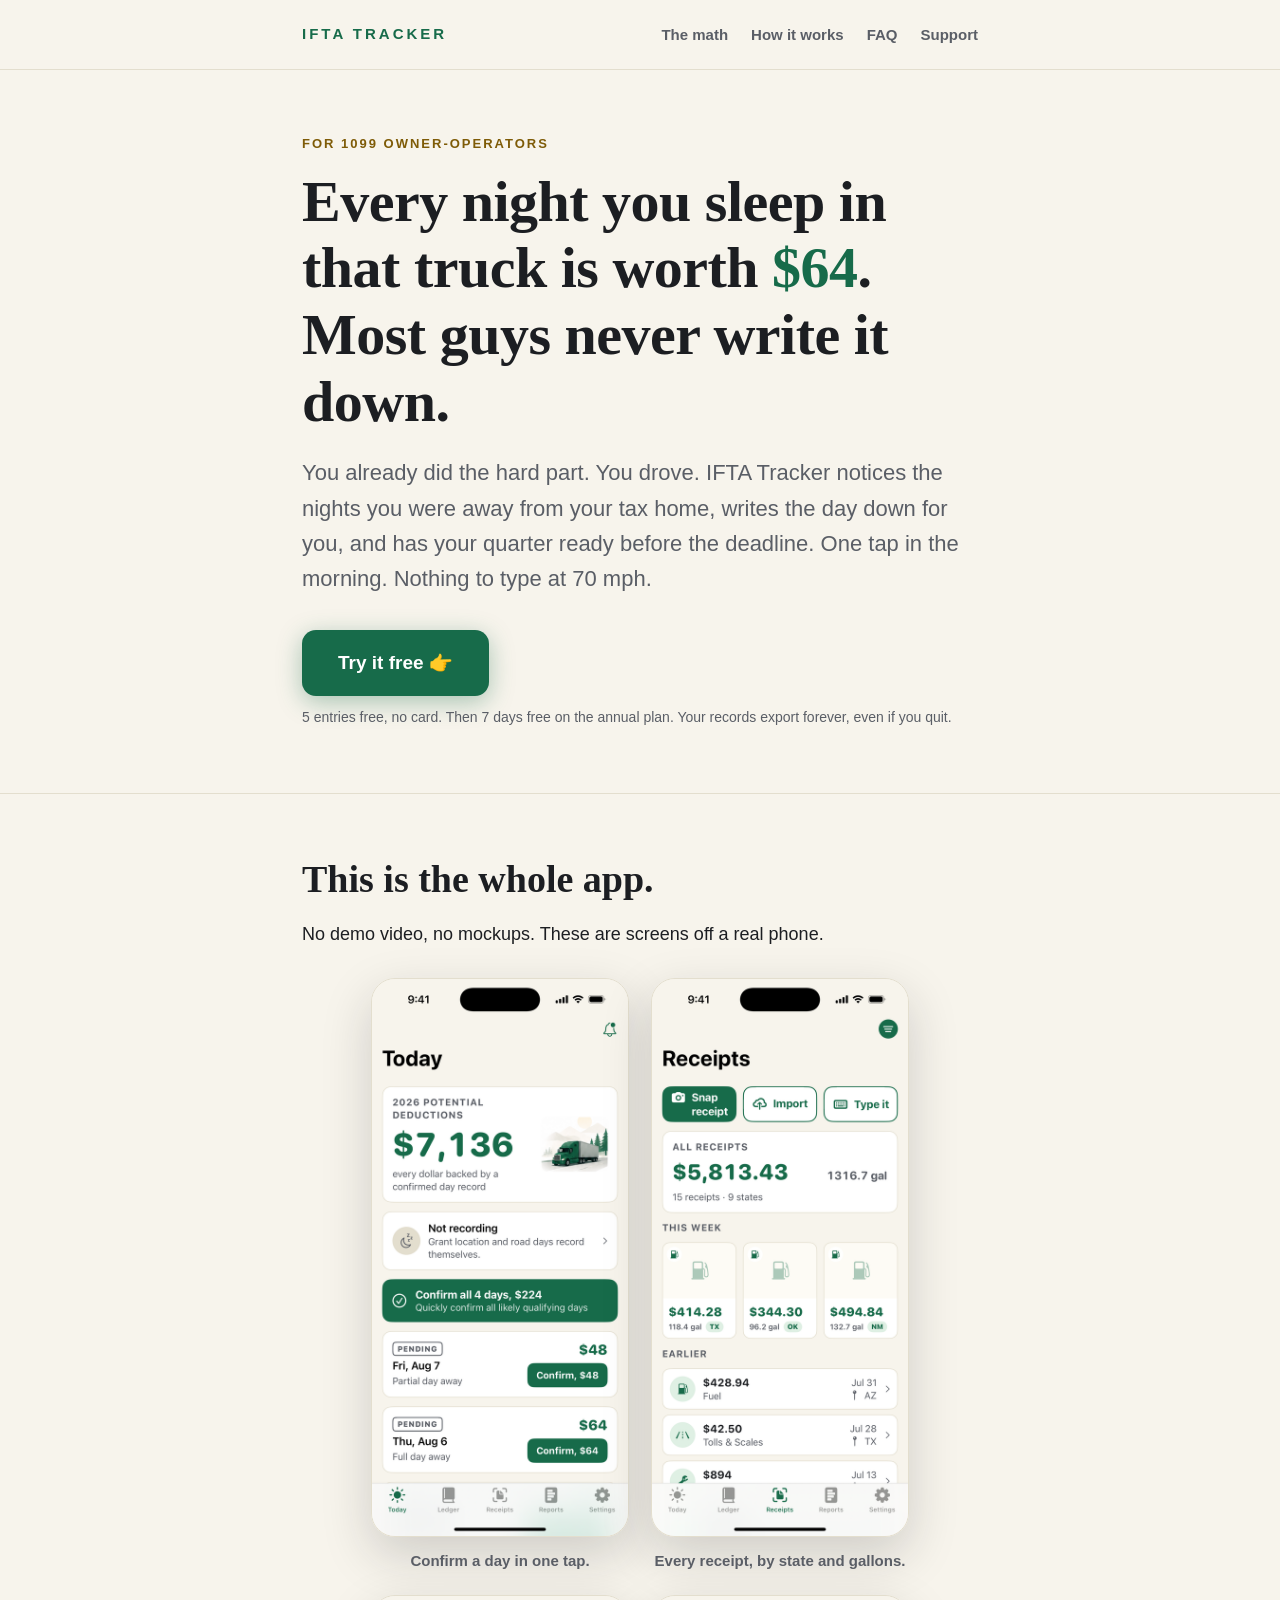
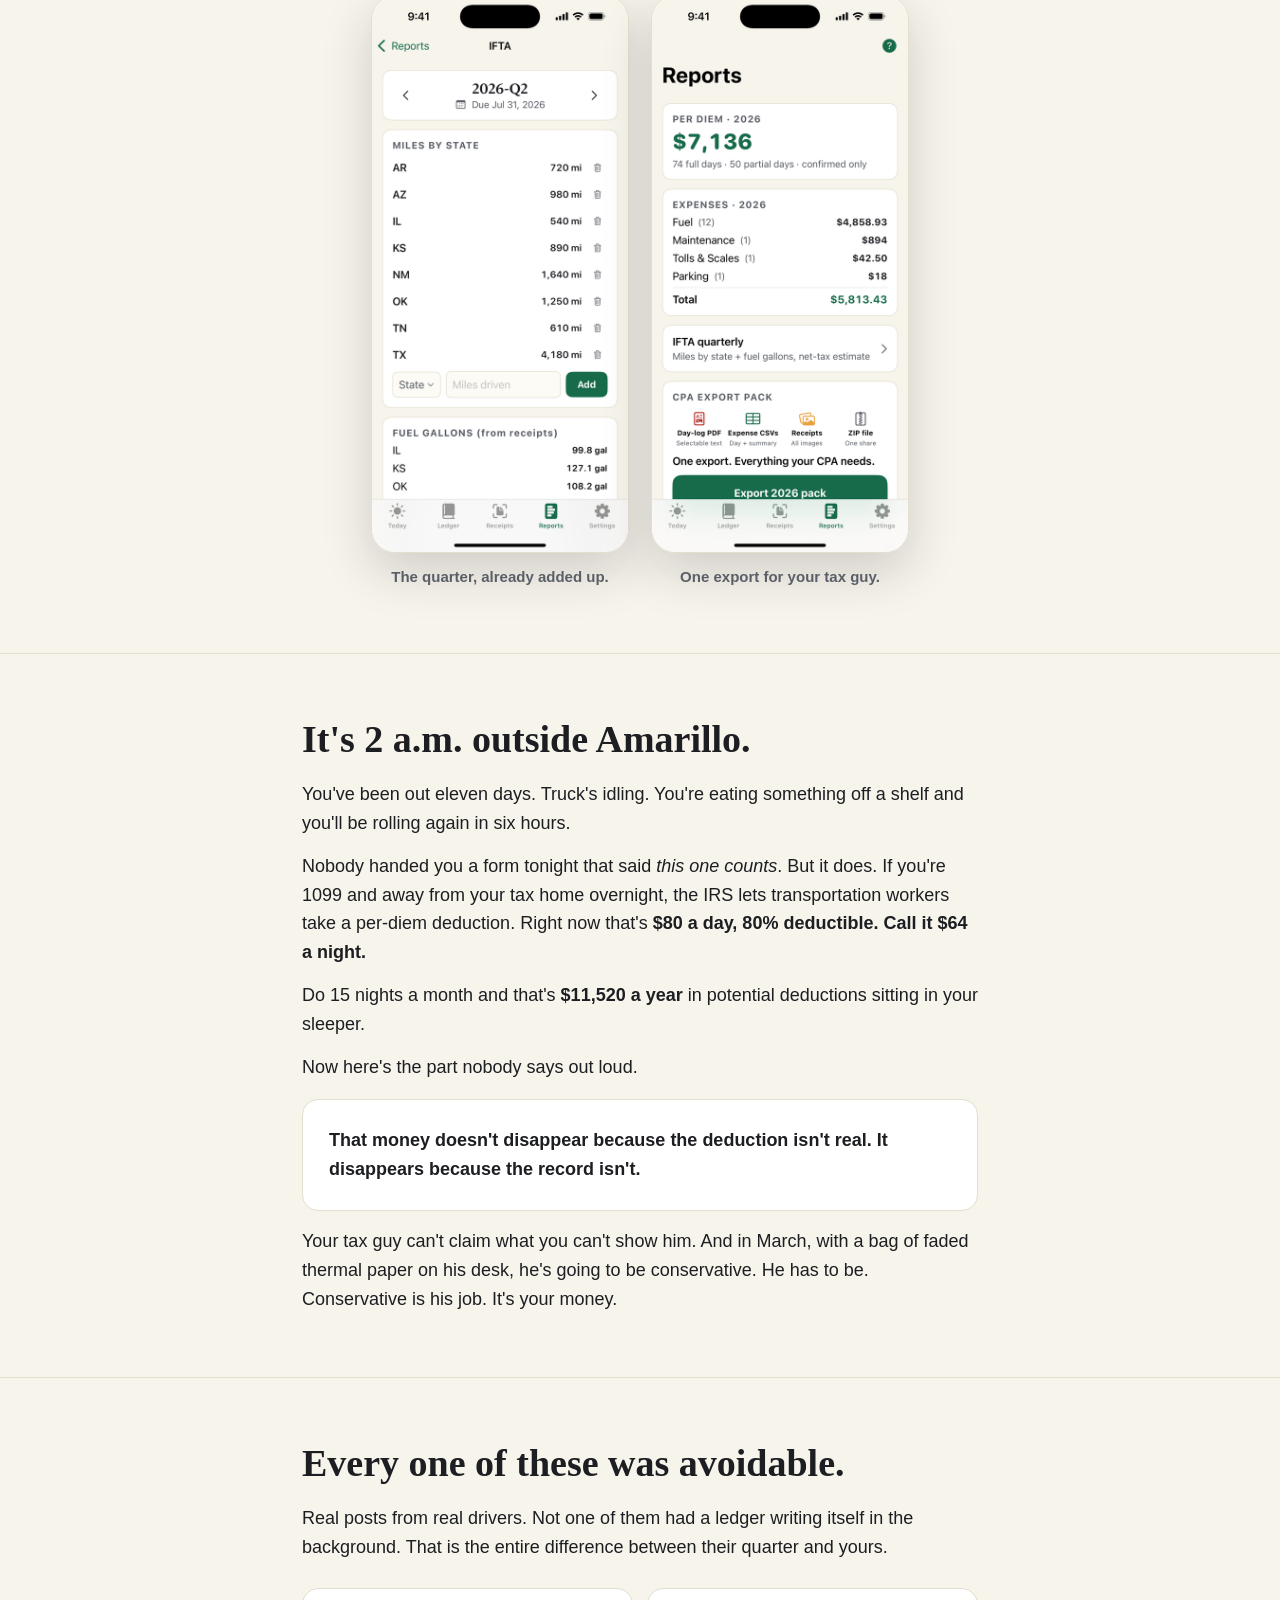
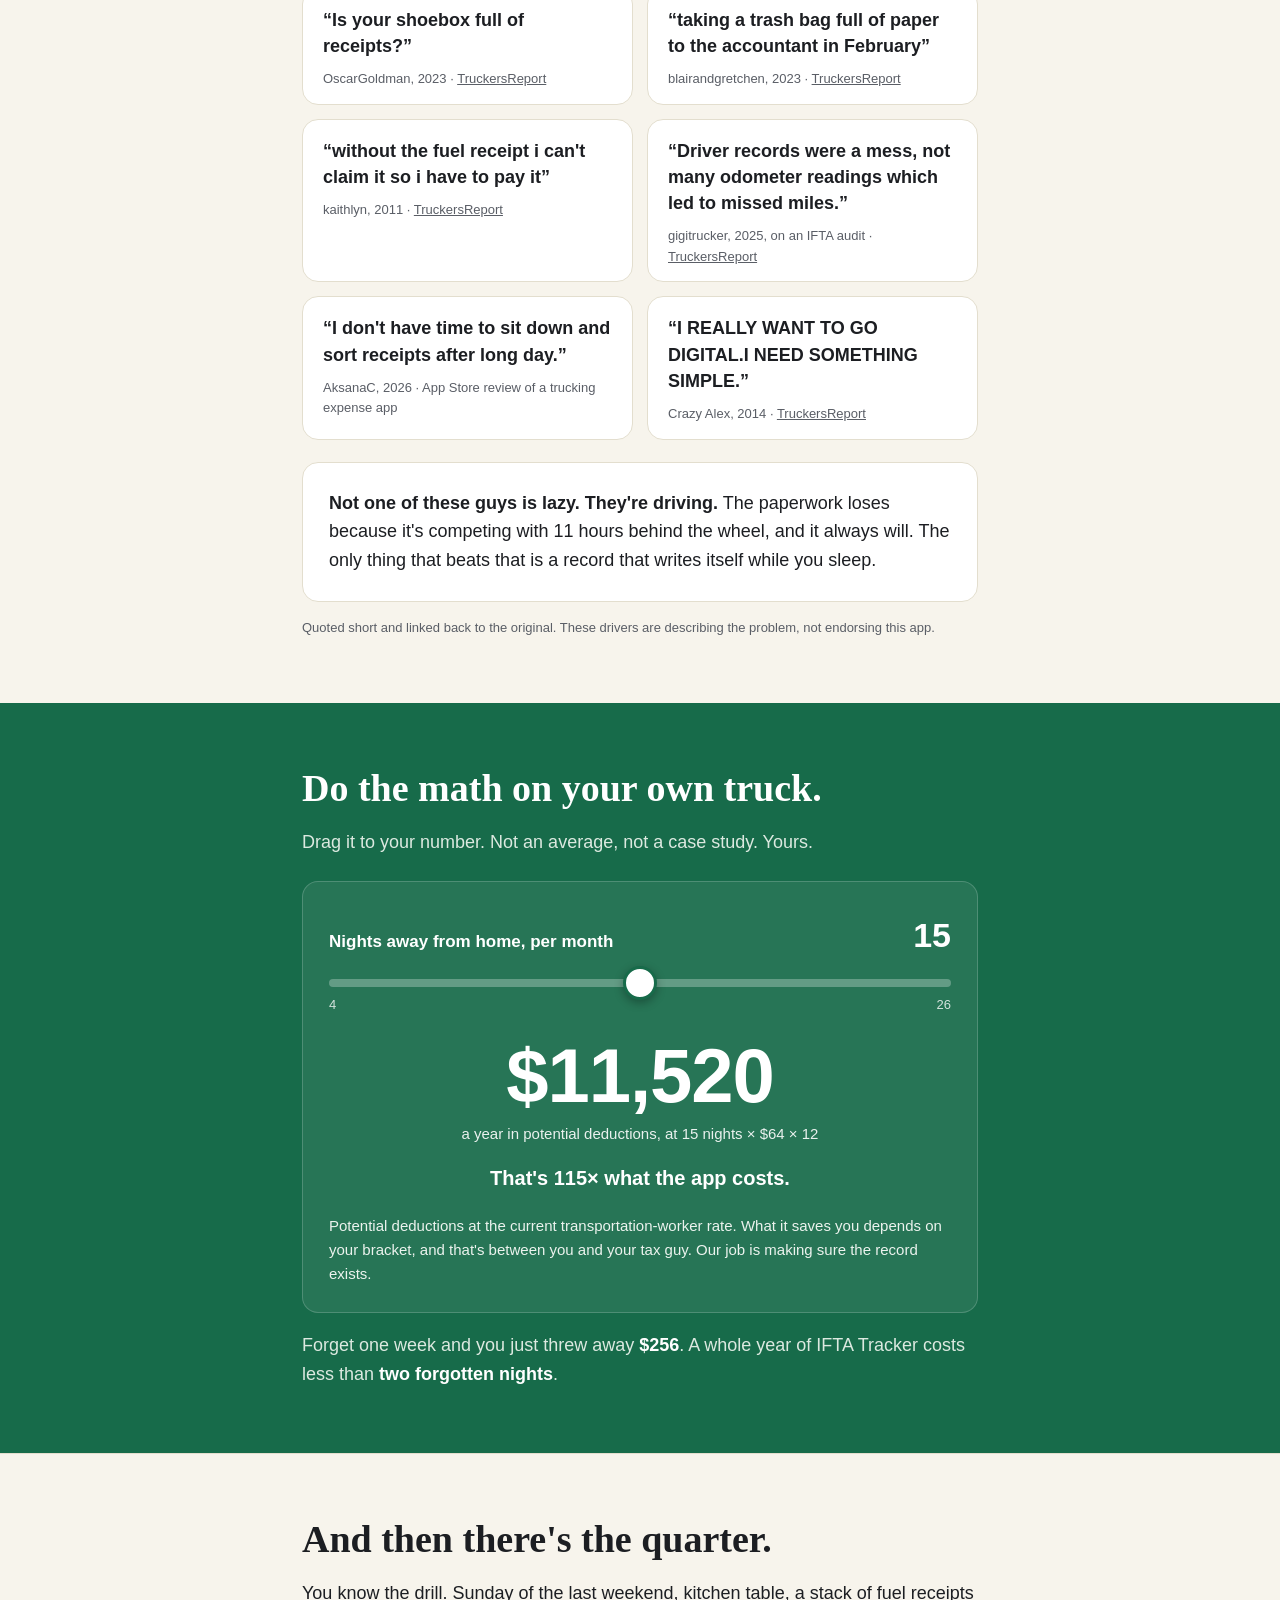
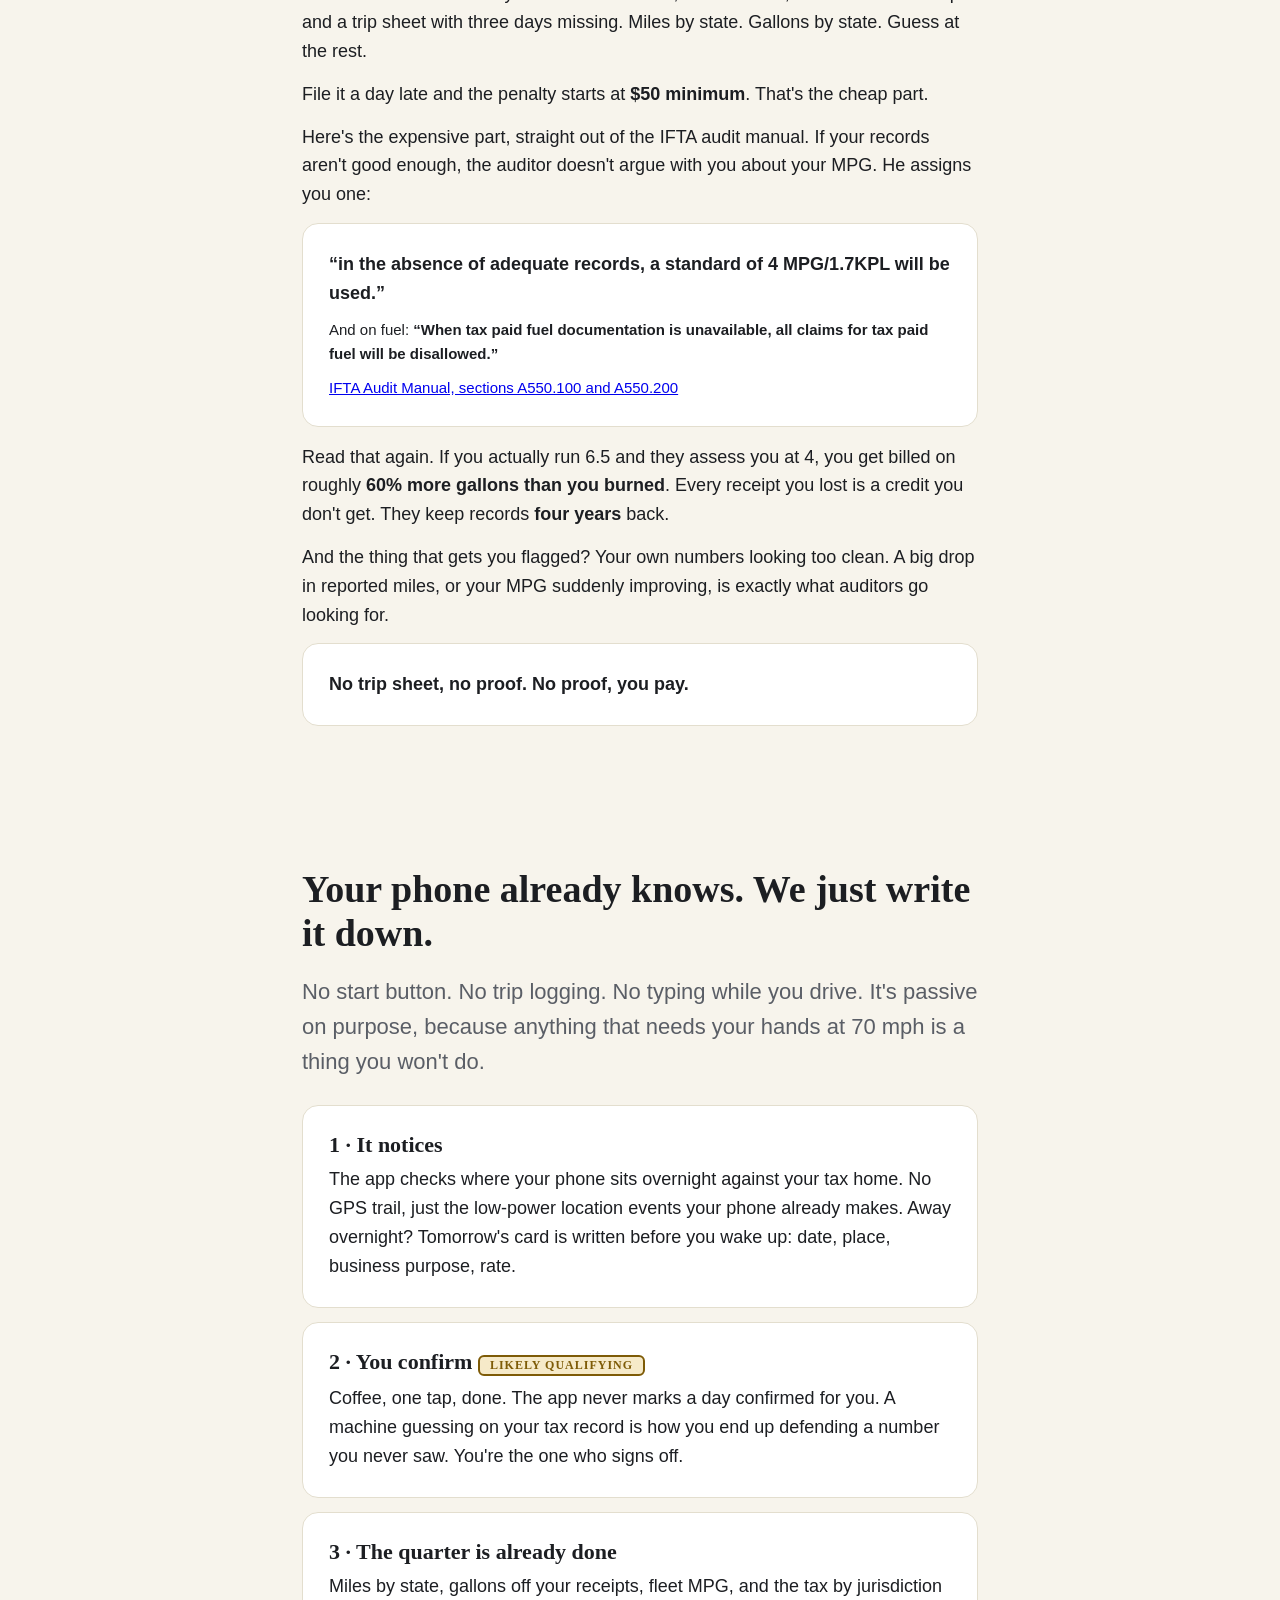
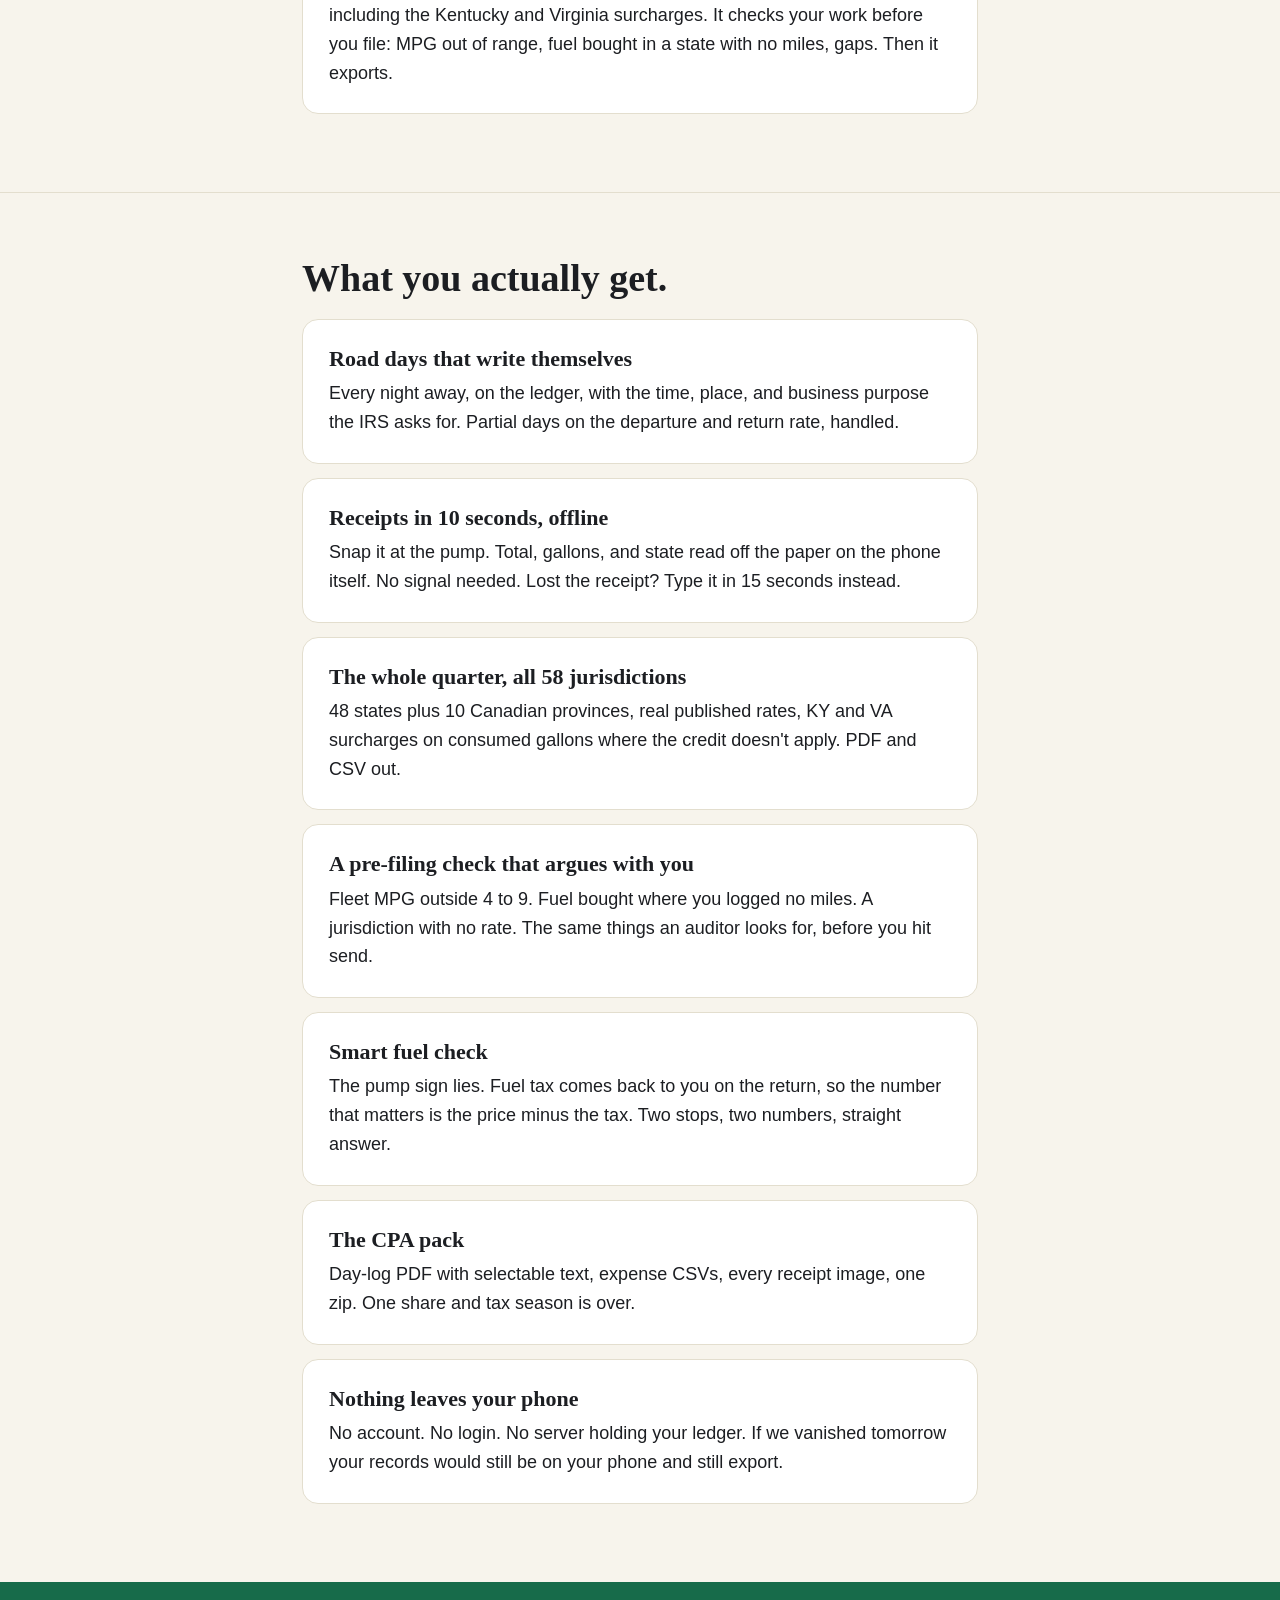
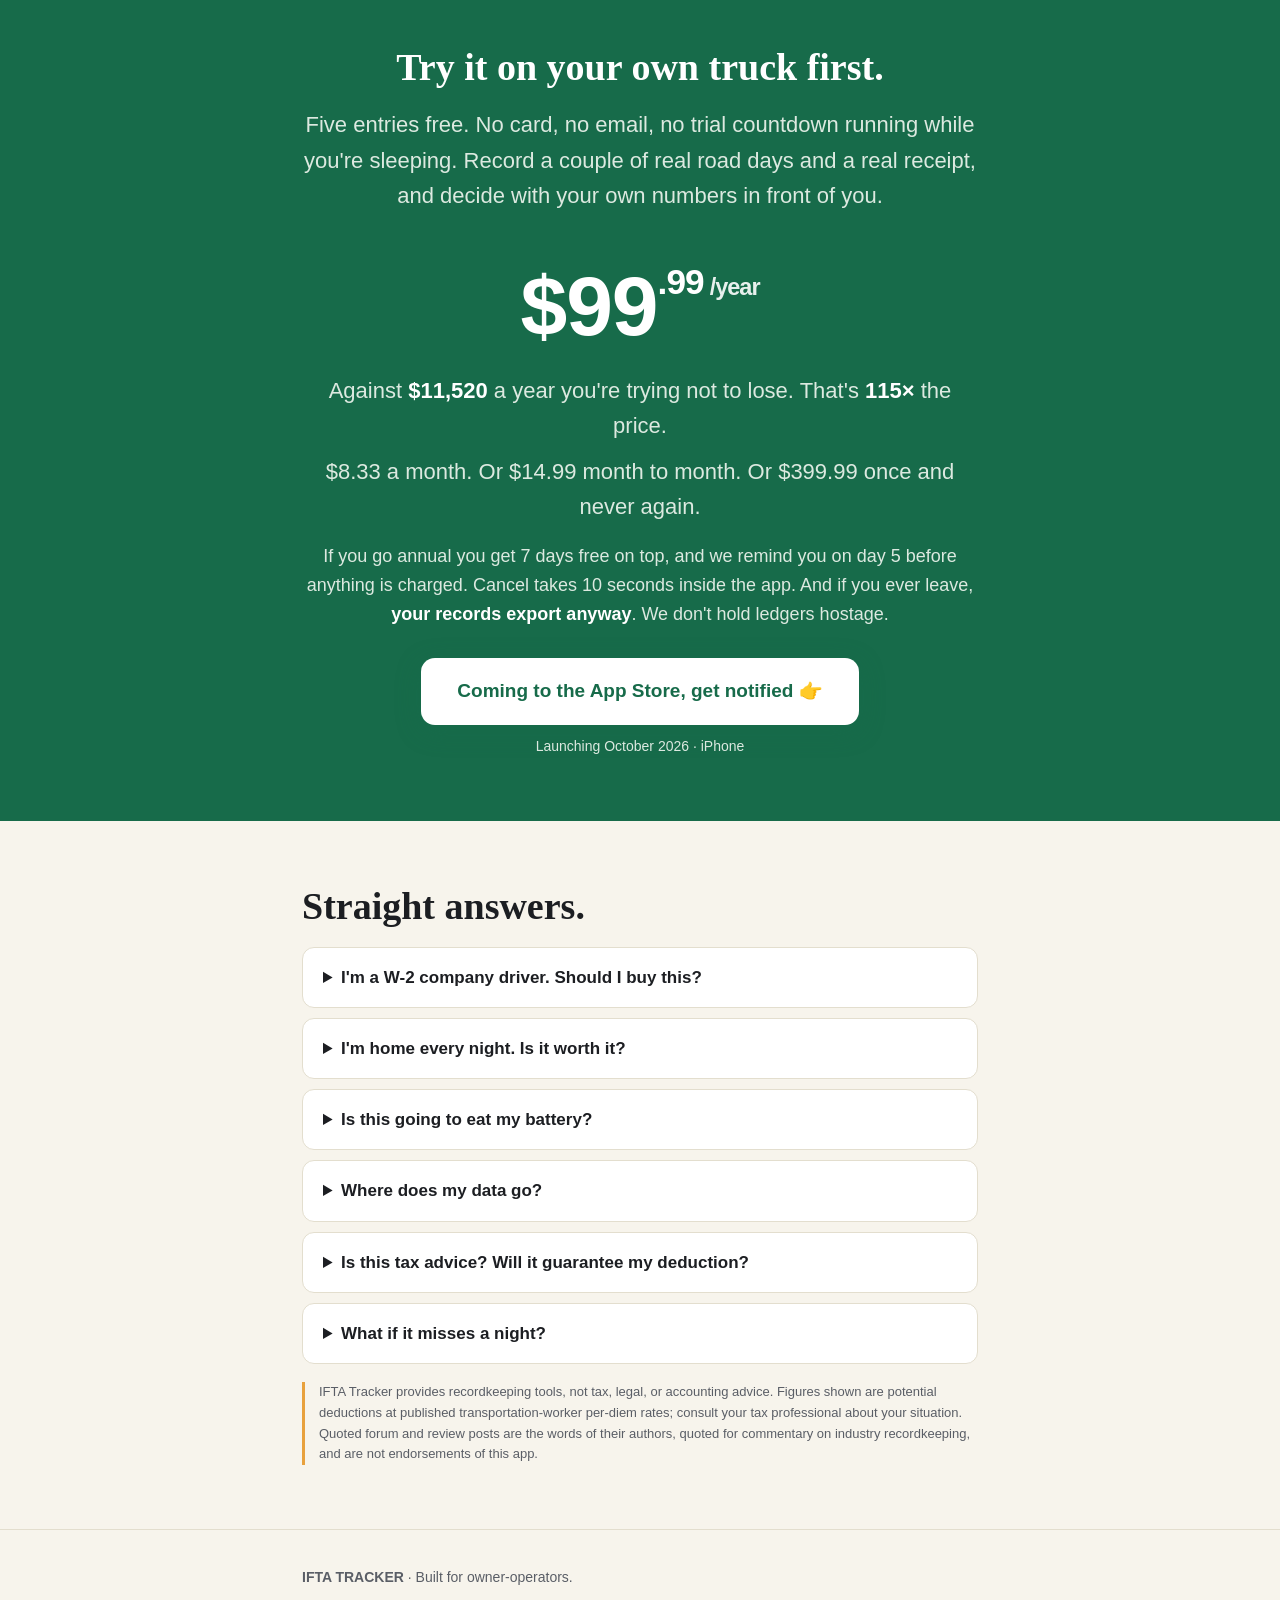
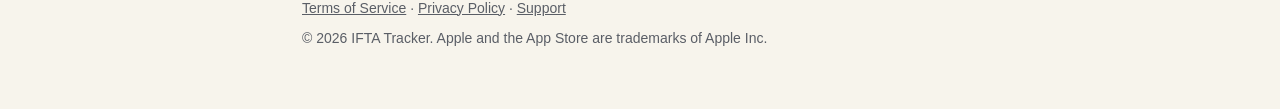
<file: index.html>
<!DOCTYPE html>
<html lang="en">
<head>
<meta charset="utf-8">
<meta name="viewport" content="width=device-width, initial-scale=1">
<title>IFTA Tracker — Every night you sleep in that truck is worth $64. Most guys never write it down.</title>
<meta name="description" content="Built for one-truck owner-operators. Your road days record themselves, fuel receipts take 10 seconds, and your quarter is done before the deadline. $64 a night in potential deductions. Nothing leaves your phone.">
<link rel="stylesheet" href="style.css">
</head>
<body>

<header class="site">
  <div class="wrap">
    <a class="wordmark" href="./">IFTA TRACKER</a>
    <nav class="nav">
      <a href="#math">The math</a>
      <a href="#how">How it works</a>
      <a href="#faq">FAQ</a>
      <a href="support/">Support</a>
    </nav>
  </div>
</header>

<!-- HOOK -->
<section>
  <div class="wrap">
    <p class="eyebrow">For 1099 owner-operators</p>
    <h1>Every night you sleep in that truck is worth <span class="money">$64</span>.<br>
    Most guys never write it down.</h1>
    <p class="sub" style="margin-top:20px">
      You already did the hard part. You drove. IFTA Tracker notices the nights you were
      away from your tax home, writes the day down for you, and has your quarter ready
      before the deadline. One tap in the morning. Nothing to type at 70 mph.
    </p>
    <div style="margin-top:34px">
      <a class="cta" href="#get">Try it free 👉</a>
      <span class="cta-sub">5 entries free, no card. Then 7 days free on the annual plan. Your records export forever, even if you quit.</span>
    </div>
  </div>
</section>

<!-- WHAT IT LOOKS LIKE -->
<section class="rule-top">
  <div class="wrap">
    <h2>This is the whole app.</h2>
    <p>No demo video, no mockups. These are screens off a real phone.</p>
    <div class="shots">
      <figure>
        <img src="assets/01-today.png" alt="Today screen showing $7,136 in potential deductions for 2026 and road days waiting to be confirmed" loading="lazy" width="540" height="1174">
        <figcaption>Confirm a day in one tap.</figcaption>
      </figure>
      <figure>
        <img src="assets/03-receipts.png" alt="Receipts screen showing $5,813.43 across 15 receipts and 9 states, with fuel receipts by state and gallons" loading="lazy" width="540" height="1174">
        <figcaption>Every receipt, by state and gallons.</figcaption>
      </figure>
      <figure>
        <img src="assets/05-ifta.png" alt="IFTA quarterly screen showing miles by state, fuel gallons, and the pre-filing check" loading="lazy" width="540" height="1174">
        <figcaption>The quarter, already added up.</figcaption>
      </figure>
      <figure>
        <img src="assets/04-reports.png" alt="Reports screen showing per diem total, expenses by category, and the CPA export pack" loading="lazy" width="540" height="1174">
        <figcaption>One export for your tax guy.</figcaption>
      </figure>
    </div>
  </div>
</section>

<!-- STORY -->
<section class="rule-top">
  <div class="wrap">
    <h2>It's 2 a.m. outside Amarillo.</h2>
    <p>You've been out eleven days. Truck's idling. You're eating something off a shelf
    and you'll be rolling again in six hours.</p>

    <p style="margin-top:14px">Nobody handed you a form tonight that said <em>this one
    counts</em>. But it does. If you're 1099 and away from your tax home overnight, the
    IRS lets transportation workers take a per-diem deduction. Right now that's
    <strong>$80 a day, 80% deductible. Call it $64 a night.</strong></p>

    <p style="margin-top:14px">Do 15 nights a month and that's <strong>$11,520 a year</strong>
    in potential deductions sitting in your sleeper.</p>

    <p style="margin-top:14px">Now here's the part nobody says out loud.</p>

    <div class="card" style="margin-top:18px">
      <p><strong>That money doesn't disappear because the deduction isn't real.
      It disappears because the record isn't.</strong></p>
    </div>

    <p style="margin-top:16px">Your tax guy can't claim what you can't show him. And in
    March, with a bag of faded thermal paper on his desk, he's going to be conservative.
    He has to be. Conservative is his job. It's your money.</p>
  </div>
</section>

<!-- SOCIAL PROOF: THE PROBLEM, IN THEIR WORDS -->
<section class="rule-top">
  <div class="wrap">
    <h2>Every one of these was avoidable.</h2>
    <p>Real posts from real drivers. Not one of them had a ledger writing itself in the
    background. That is the entire difference between their quarter and yours.</p>

    <div class="quotes">
      <figure>
        <blockquote>“Is your shoebox full of receipts?”</blockquote>
        <figcaption>OscarGoldman, 2023 ·
        <a href="https://www.thetruckersreport.com/truckingindustryforum/threads/accounting-for-owner-operators.2472105/" rel="nofollow noopener" target="_blank">TruckersReport</a></figcaption>
      </figure>
      <figure>
        <blockquote>“taking a trash bag full of paper to the accountant in February”</blockquote>
        <figcaption>blairandgretchen, 2023 ·
        <a href="https://www.thetruckersreport.com/truckingindustryforum/threads/accounting-for-owner-operators.2472105/" rel="nofollow noopener" target="_blank">TruckersReport</a></figcaption>
      </figure>
      <figure>
        <blockquote>“without the fuel receipt i can't claim it so i have to pay it”</blockquote>
        <figcaption>kaithlyn, 2011 ·
        <a href="https://www.thetruckersreport.com/truckingindustryforum/threads/ifta-per-quarter-question-for-owner-operator-carrier-with-few-trucks.163265/" rel="nofollow noopener" target="_blank">TruckersReport</a></figcaption>
      </figure>
      <figure>
        <blockquote>“Driver records were a mess, not many odometer readings which led to missed miles.”</blockquote>
        <figcaption>gigitrucker, 2025, on an IFTA audit ·
        <a href="https://www.thetruckersreport.com/truckingindustryforum/threads/ifta-audit.2518868/" rel="nofollow noopener" target="_blank">TruckersReport</a></figcaption>
      </figure>
      <figure>
        <blockquote>“I don't have time to sit down and sort receipts after long day.”</blockquote>
        <figcaption>AksanaC, 2026 · App Store review of a trucking expense app</figcaption>
      </figure>
      <figure>
        <blockquote>“I REALLY WANT TO GO DIGITAL.I NEED SOMETHING SIMPLE.”</blockquote>
        <figcaption>Crazy Alex, 2014 ·
        <a href="https://www.thetruckersreport.com/truckingindustryforum/threads/sorting-receipts-for-taxes.268333/" rel="nofollow noopener" target="_blank">TruckersReport</a></figcaption>
      </figure>
    </div>

    <div class="card" style="margin-top:22px">
      <p><strong>Not one of these guys is lazy. They're driving.</strong> The paperwork
      loses because it's competing with 11 hours behind the wheel, and it always will.
      The only thing that beats that is a record that writes itself while you sleep.</p>
    </div>

    <p class="source-note">Quoted short and linked back to the original. These drivers are
    describing the problem, not endorsing this app.</p>
  </div>
</section>

<!-- THE MATH -->
<section class="dark" id="math">
  <div class="wrap">
    <h2>Do the math on your own truck.</h2>
    <p>Drag it to your number. Not an average, not a case study. Yours.</p>

    <div class="card calc">
      <div class="calc-head">
        <label for="nights">Nights away from home, per month</label>
        <span class="calc-nights" id="nightsOut">15</span>
      </div>
      <input type="range" id="nights" min="4" max="26" step="1" value="15"
             aria-describedby="calcYearLabel">
      <div class="calc-scale"><span>4</span><span>26</span></div>

      <div class="calc-out">
        <div class="calc-year" id="calcYear">$11,520</div>
        <div class="calc-label" id="calcYearLabel">a year in potential deductions,
          at <span id="calcNights2">15</span> nights × $64 × 12</div>
        <div class="calc-multiple" id="calcMultiple">That's 115× what the app costs.</div>
      </div>

      <p style="font-size:15px;margin-top:20px">Potential deductions at the current
      transportation-worker rate. What it saves you depends on your bracket, and that's
      between you and your tax guy. Our job is making sure the record exists.</p>
    </div>

    <p style="margin-top:18px">Forget one week and you just threw away
    <strong id="calcWeek">$320</strong>. A whole year of IFTA Tracker costs less than
    <strong>two forgotten nights</strong>.</p>
  </div>
</section>

<!-- THE AUDIT MATH -->
<section class="rule-top">
  <div class="wrap">
    <h2>And then there's the quarter.</h2>
    <p>You know the drill. Sunday of the last weekend, kitchen table, a stack of fuel
    receipts and a trip sheet with three days missing. Miles by state. Gallons by state.
    Guess at the rest.</p>

    <p style="margin-top:14px">File it a day late and the penalty starts at
    <strong>$50 minimum</strong>. That's the cheap part.</p>

    <p style="margin-top:14px">Here's the expensive part, straight out of the IFTA audit
    manual. If your records aren't good enough, the auditor doesn't argue with you about
    your MPG. He assigns you one:</p>

    <div class="card">
      <p><strong>“in the absence of adequate records, a standard of 4 MPG/1.7KPL will be
      used.”</strong></p>
      <p style="font-size:15px;margin-top:10px">And on fuel:
      <strong>“When tax paid fuel documentation is unavailable, all claims for tax paid
      fuel will be disallowed.”</strong></p>
      <p style="font-size:15px;margin-top:10px">
      <a href="https://oklahoma.gov/content/dam/ok/en/occ/documents/tr/irp-ifta/ifta-audit-manual.pdf" rel="nofollow noopener" target="_blank">IFTA Audit Manual, sections A550.100 and A550.200</a></p>
    </div>

    <p style="margin-top:16px">Read that again. If you actually run 6.5 and they assess you
    at 4, you get billed on roughly <strong>60% more gallons than you burned</strong>. Every
    receipt you lost is a credit you don't get. They keep records
    <strong>four years</strong> back.</p>

    <p style="margin-top:14px">And the thing that gets you flagged? Your own numbers looking
    too clean. A big drop in reported miles, or your MPG suddenly improving, is exactly what
    auditors go looking for.</p>

    <div class="card">
      <p><strong>No trip sheet, no proof. No proof, you pay.</strong></p>
    </div>
  </div>
</section>

<!-- MECHANISM -->
<section id="how">
  <div class="wrap">
    <h2>Your phone already knows. We just write it down.</h2>
    <p class="sub">No start button. No trip logging. No typing while you drive. It's passive
    on purpose, because anything that needs your hands at 70 mph is a thing you won't do.</p>

    <div class="card" style="margin-top:26px">
      <h3>1 · It notices</h3>
      <p>The app checks where your phone sits overnight against your tax home. No GPS trail,
      just the low-power location events your phone already makes. Away overnight? Tomorrow's
      card is written before you wake up: date, place, business purpose, rate.</p>
    </div>

    <div class="card">
      <h3>2 · You confirm <span class="stamp">LIKELY QUALIFYING</span></h3>
      <p>Coffee, one tap, done. The app never marks a day confirmed for you. A machine
      guessing on your tax record is how you end up defending a number you never saw.
      You're the one who signs off.</p>
    </div>

    <div class="card">
      <h3>3 · The quarter is already done</h3>
      <p>Miles by state, gallons off your receipts, fleet MPG, and the tax by jurisdiction
      including the Kentucky and Virginia surcharges. It checks your work before you file:
      MPG out of range, fuel bought in a state with no miles, gaps. Then it exports.</p>
    </div>
  </div>
</section>

<!-- VALUE STACK -->
<section class="rule-top">
  <div class="wrap">
    <h2>What you actually get.</h2>
    <div class="card"><h3>Road days that write themselves</h3>
      <p>Every night away, on the ledger, with the time, place, and business purpose the
      IRS asks for. Partial days on the departure and return rate, handled.</p></div>
    <div class="card"><h3>Receipts in 10 seconds, offline</h3>
      <p>Snap it at the pump. Total, gallons, and state read off the paper on the phone
      itself. No signal needed. Lost the receipt? Type it in 15 seconds instead.</p></div>
    <div class="card"><h3>The whole quarter, all 58 jurisdictions</h3>
      <p>48 states plus 10 Canadian provinces, real published rates, KY and VA surcharges
      on consumed gallons where the credit doesn't apply. PDF and CSV out.</p></div>
    <div class="card"><h3>A pre-filing check that argues with you</h3>
      <p>Fleet MPG outside 4 to 9. Fuel bought where you logged no miles. A jurisdiction
      with no rate. The same things an auditor looks for, before you hit send.</p></div>
    <div class="card"><h3>Smart fuel check</h3>
      <p>The pump sign lies. Fuel tax comes back to you on the return, so the number that
      matters is the price minus the tax. Two stops, two numbers, straight answer.</p></div>
    <div class="card"><h3>The CPA pack</h3>
      <p>Day-log PDF with selectable text, expense CSVs, every receipt image, one zip.
      One share and tax season is over.</p></div>
    <div class="card"><h3>Nothing leaves your phone</h3>
      <p>No account. No login. No server holding your ledger. If we vanished tomorrow your
      records would still be on your phone and still export.</p></div>
  </div>
</section>

<!-- OFFER -->
<section class="dark" id="get">
  <div class="wrap" style="text-align:center">
    <h2>Try it on your own truck first.</h2>
    <p class="sub">Five entries free. No card, no email, no trial countdown running while
    you're sleeping. Record a couple of real road days and a real receipt, and decide with
    your own numbers in front of you.</p>
    <p class="big-money price-lockup" style="margin-top:26px">
      <span>$99</span><span class="price-cents">.99</span><span class="price-term">/year</span>
    </p>
    <p class="sub" id="priceCompare">Against <strong>$11,520</strong> a year you're trying
    not to lose. That's <strong>115×</strong> the price.</p>
    <p class="sub" style="margin-top:10px">$8.33 a month. Or $14.99 month to month.
    Or $399.99 once and never again.</p>
    <p style="margin-top:18px">If you go annual you get 7 days free on top, and we remind
    you on day 5 before anything is charged. Cancel takes 10 seconds inside the app. And if
    you ever leave, <strong>your records export anyway</strong>. We don't hold ledgers
    hostage.</p>
    <div style="margin-top:30px">
      <a class="cta" style="background:#fff;color:var(--money)" href="support/">Coming to the App Store, get notified 👉</a>
      <span class="cta-sub" style="color:#DCE9E0">Launching October 2026 · iPhone</span>
    </div>
  </div>
</section>

<!-- FAQ -->
<section id="faq">
  <div class="wrap">
    <h2>Straight answers.</h2>
    <div class="faq">
      <details><summary>I'm a W-2 company driver. Should I buy this?</summary>
        <p>Honestly? Probably not. The employee per-diem deduction ended in 2018. IFTA Tracker
        is built for 1099 owner-operators, own authority, leased, or lease-purchase. If
        you're W-2, save your money. We'd rather tell you now than in a review.</p></details>
      <details><summary>I'm home every night. Is it worth it?</summary>
        <p>Local guys usually have no overnight per diem. Receipts and IFTA still count, so
        it can still earn its keep, but the overnight ledger is the star of the show and we
        won't pretend otherwise.</p></details>
      <details><summary>Is this going to eat my battery?</summary>
        <p>No. It never runs continuous GPS. It uses the same low-power location events your
        phone already produces: significant location changes, visits, one geofence around
        your tax home. Difference between a dashcam and a doorbell camera.</p></details>
      <details><summary>Where does my data go?</summary>
        <p>Nowhere. There's no server and no account. Records stay on your iPhone.
        Read the <a href="privacy/">privacy policy</a>. It's short, because there's
        almost nothing to disclose.</p></details>
      <details><summary>Is this tax advice? Will it guarantee my deduction?</summary>
        <p>No and no. It records <em>potential</em> deductions and produces the
        time, place, and purpose documentation the IRS expects. What you claim is between
        you and your tax professional. We build the record. Your tax guy makes the call.</p></details>
      <details><summary>What if it misses a night?</summary>
        <p>Phone died? Airplane mode? It never invents a day. You get a "were you away
        Thursday night?" card and a one-tap answer. Gaps turn into questions, never
        fiction.</p></details>
    </div>
    <p class="disclaimer">IFTA Tracker provides recordkeeping tools, not tax, legal, or
    accounting advice. Figures shown are potential deductions at published
    transportation-worker per-diem rates; consult your tax professional about your
    situation. Quoted forum and review posts are the words of their authors, quoted for
    commentary on industry recordkeeping, and are not endorsements of this app.</p>
  </div>
</section>

<footer class="site">
  <div class="wrap">
    <p><strong>IFTA TRACKER</strong> · Built for owner-operators.</p>
    <p style="margin-top:8px">
      <a href="terms/">Terms of Service</a> ·
      <a href="privacy/">Privacy Policy</a> ·
      <a href="support/">Support</a>
    </p>
    <p style="margin-top:8px">© 2026 IFTA Tracker. Apple and the App Store are trademarks of Apple Inc.</p>
  </div>
</footer>

<script>
// One slider drives every number on the page. $64 is the transportation
// worker rate ($80 M&IE, 80% deductible) and 99.99 is the real annual
// price, so the multiple we quote is the honest one.
(function () {
  var NIGHT = 64, YEAR_PRICE = 99.99;
  var el = function (id) { return document.getElementById(id); };
  var slider = el('nights');
  if (!slider) return;
  var usd = function (n) { return '$' + Math.round(n).toLocaleString('en-US'); };

  function render() {
    var nights = parseInt(slider.value, 10);
    var year = nights * NIGHT * 12;
    el('nightsOut').textContent = nights;
    el('calcNights2').textContent = nights;
    el('calcYear').textContent = usd(year);
    el('calcMultiple').textContent =
      "That's " + Math.round(year / YEAR_PRICE) + '× what the app costs.';
    // A forgotten week is however many nights he was actually out that
    // week: his monthly nights pro-rated over 30 days, capped at 7.
    var weekNights = Math.max(1, Math.min(7, Math.round(nights * 7 / 30)));
    el('calcWeek').textContent = usd(weekNights * NIGHT);
    var cmp = el('priceCompare');
    if (cmp) {
      cmp.innerHTML = 'Against <strong>' + usd(year) + '</strong> a year you\'re trying ' +
        'not to lose. That\'s <strong>' + Math.round(year / YEAR_PRICE) + '×</strong> the price.';
    }
    slider.setAttribute('aria-valuetext', nights + ' nights a month, ' + usd(year) + ' a year');
  }
  slider.addEventListener('input', render);
  render();
})();
</script>
</body>
</html>
</file>
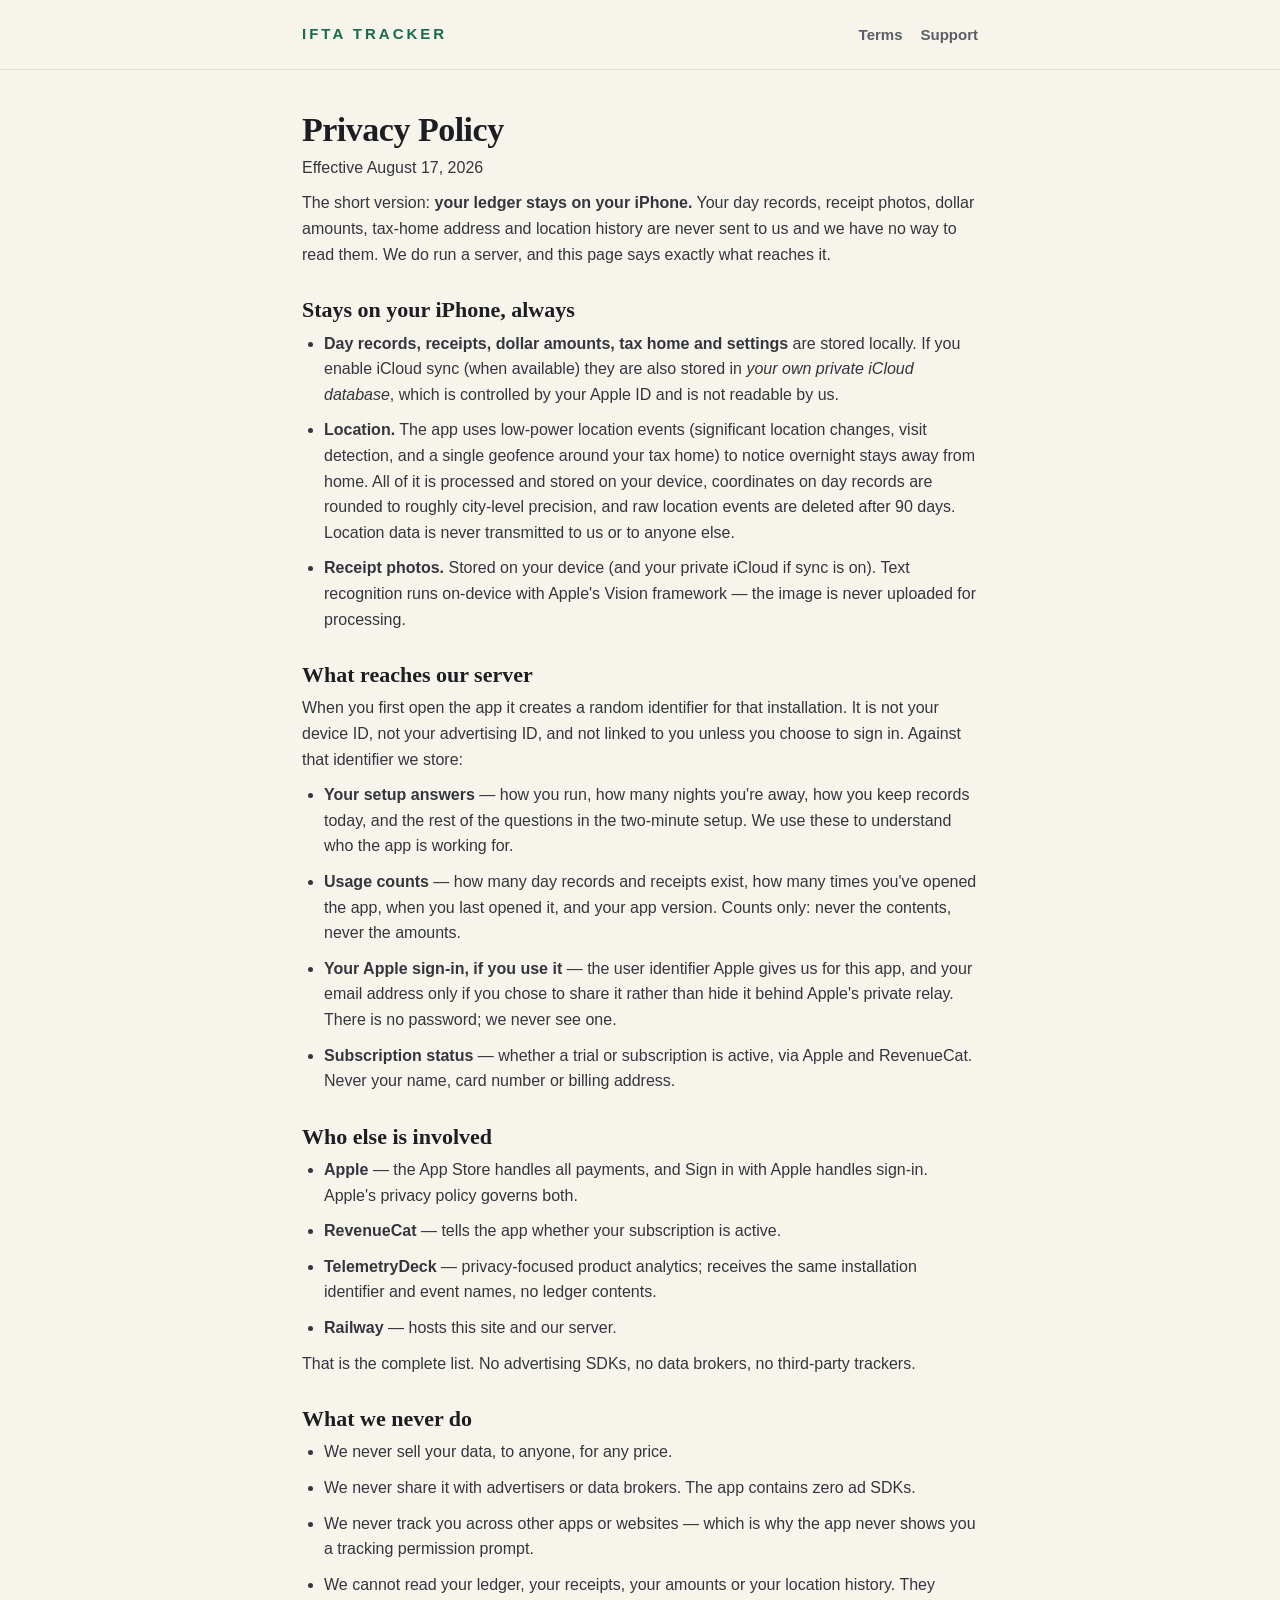
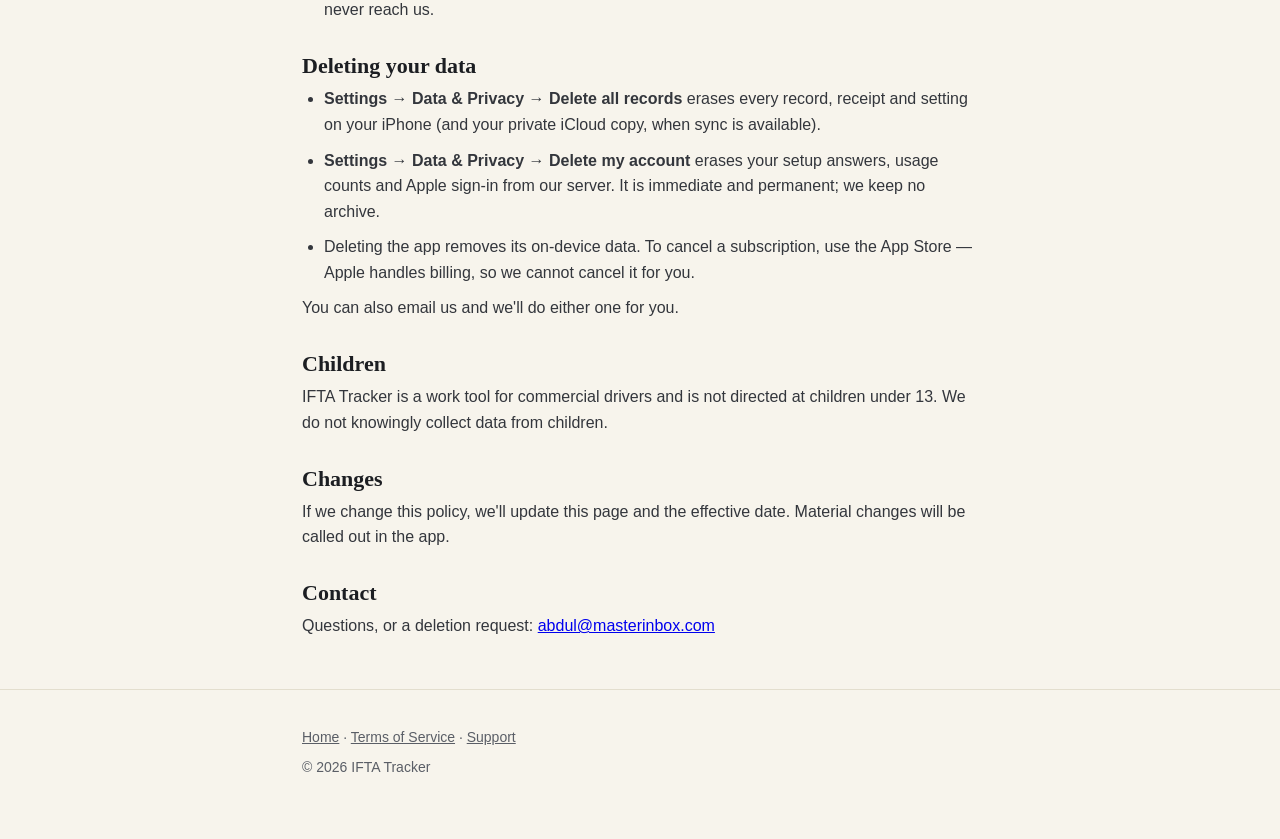
<file: privacy/index.html>
<!DOCTYPE html>
<html lang="en">
<head>
<meta charset="utf-8">
<meta name="viewport" content="width=device-width, initial-scale=1">
<title>Privacy Policy — IFTA Tracker</title>
<link rel="stylesheet" href="../style.css">
</head>
<body>
<header class="site">
  <div class="wrap">
    <a class="wordmark" href="../">IFTA TRACKER</a>
    <nav class="nav"><a href="../terms/">Terms</a><a href="../support/">Support</a></nav>
  </div>
</header>

<section class="tight legal">
  <div class="wrap">
    <h1>Privacy Policy</h1>
    <p class="meta">Effective August 17, 2026</p>

    <p>The short version: <strong>your ledger stays on your iPhone.</strong> Your day
    records, receipt photos, dollar amounts, tax-home address and location history are
    never sent to us and we have no way to read them. We do run a server, and this page
    says exactly what reaches it.</p>

    <h2>Stays on your iPhone, always</h2>
    <ul>
      <li><strong>Day records, receipts, dollar amounts, tax home and settings</strong> are
      stored locally. If you enable iCloud sync (when available) they are also stored in
      <em>your own private iCloud database</em>, which is controlled by your Apple ID and
      is not readable by us.</li>
      <li><strong>Location.</strong> The app uses low-power location events (significant
      location changes, visit detection, and a single geofence around your tax home) to
      notice overnight stays away from home. All of it is processed and stored on your
      device, coordinates on day records are rounded to roughly city-level precision, and
      raw location events are deleted after 90 days. Location data is never transmitted to
      us or to anyone else.</li>
      <li><strong>Receipt photos.</strong> Stored on your device (and your private iCloud
      if sync is on). Text recognition runs on-device with Apple's Vision framework — the
      image is never uploaded for processing.</li>
    </ul>

    <h2>What reaches our server</h2>
    <p>When you first open the app it creates a random identifier for that installation.
    It is not your device ID, not your advertising ID, and not linked to you unless you
    choose to sign in. Against that identifier we store:</p>
    <ul>
      <li><strong>Your setup answers</strong> — how you run, how many nights you're away,
      how you keep records today, and the rest of the questions in the two-minute setup.
      We use these to understand who the app is working for.</li>
      <li><strong>Usage counts</strong> — how many day records and receipts exist, how many
      times you've opened the app, when you last opened it, and your app version. Counts
      only: never the contents, never the amounts.</li>
      <li><strong>Your Apple sign-in, if you use it</strong> — the user identifier Apple
      gives us for this app, and your email address only if you chose to share it rather
      than hide it behind Apple's private relay. There is no password; we never see one.</li>
      <li><strong>Subscription status</strong> — whether a trial or subscription is active,
      via Apple and RevenueCat. Never your name, card number or billing address.</li>
    </ul>

    <h2>Who else is involved</h2>
    <ul>
      <li><strong>Apple</strong> — the App Store handles all payments, and Sign in with
      Apple handles sign-in. Apple's privacy policy governs both.</li>
      <li><strong>RevenueCat</strong> — tells the app whether your subscription is active.</li>
      <li><strong>TelemetryDeck</strong> — privacy-focused product analytics; receives the
      same installation identifier and event names, no ledger contents.</li>
      <li><strong>Railway</strong> — hosts this site and our server.</li>
    </ul>
    <p>That is the complete list. No advertising SDKs, no data brokers, no third-party
    trackers.</p>

    <h2>What we never do</h2>
    <ul>
      <li>We never sell your data, to anyone, for any price.</li>
      <li>We never share it with advertisers or data brokers. The app contains zero ad SDKs.</li>
      <li>We never track you across other apps or websites — which is why the app never
      shows you a tracking permission prompt.</li>
      <li>We cannot read your ledger, your receipts, your amounts or your location history.
      They never reach us.</li>
    </ul>

    <h2>Deleting your data</h2>
    <ul>
      <li><strong>Settings → Data &amp; Privacy → Delete all records</strong> erases every
      record, receipt and setting on your iPhone (and your private iCloud copy, when sync
      is available).</li>
      <li><strong>Settings → Data &amp; Privacy → Delete my account</strong> erases your
      setup answers, usage counts and Apple sign-in from our server. It is immediate and
      permanent; we keep no archive.</li>
      <li>Deleting the app removes its on-device data. To cancel a subscription, use the
      App Store — Apple handles billing, so we cannot cancel it for you.</li>
    </ul>
    <p>You can also email us and we'll do either one for you.</p>

    <h2>Children</h2>
    <p>IFTA Tracker is a work tool for commercial drivers and is not directed at children
    under 13. We do not knowingly collect data from children.</p>

    <h2>Changes</h2>
    <p>If we change this policy, we'll update this page and the effective date. Material
    changes will be called out in the app.</p>

    <h2>Contact</h2>
    <p>Questions, or a deletion request: <a href="mailto:abdul@masterinbox.com">abdul@masterinbox.com</a></p>
  </div>
</section>

<footer class="site">
  <div class="wrap">
    <p><a href="../">Home</a> · <a href="../terms/">Terms of Service</a> · <a href="../support/">Support</a></p>
    <p style="margin-top:8px">© 2026 IFTA Tracker</p>
  </div>
</footer>
</body>
</html>
</file>
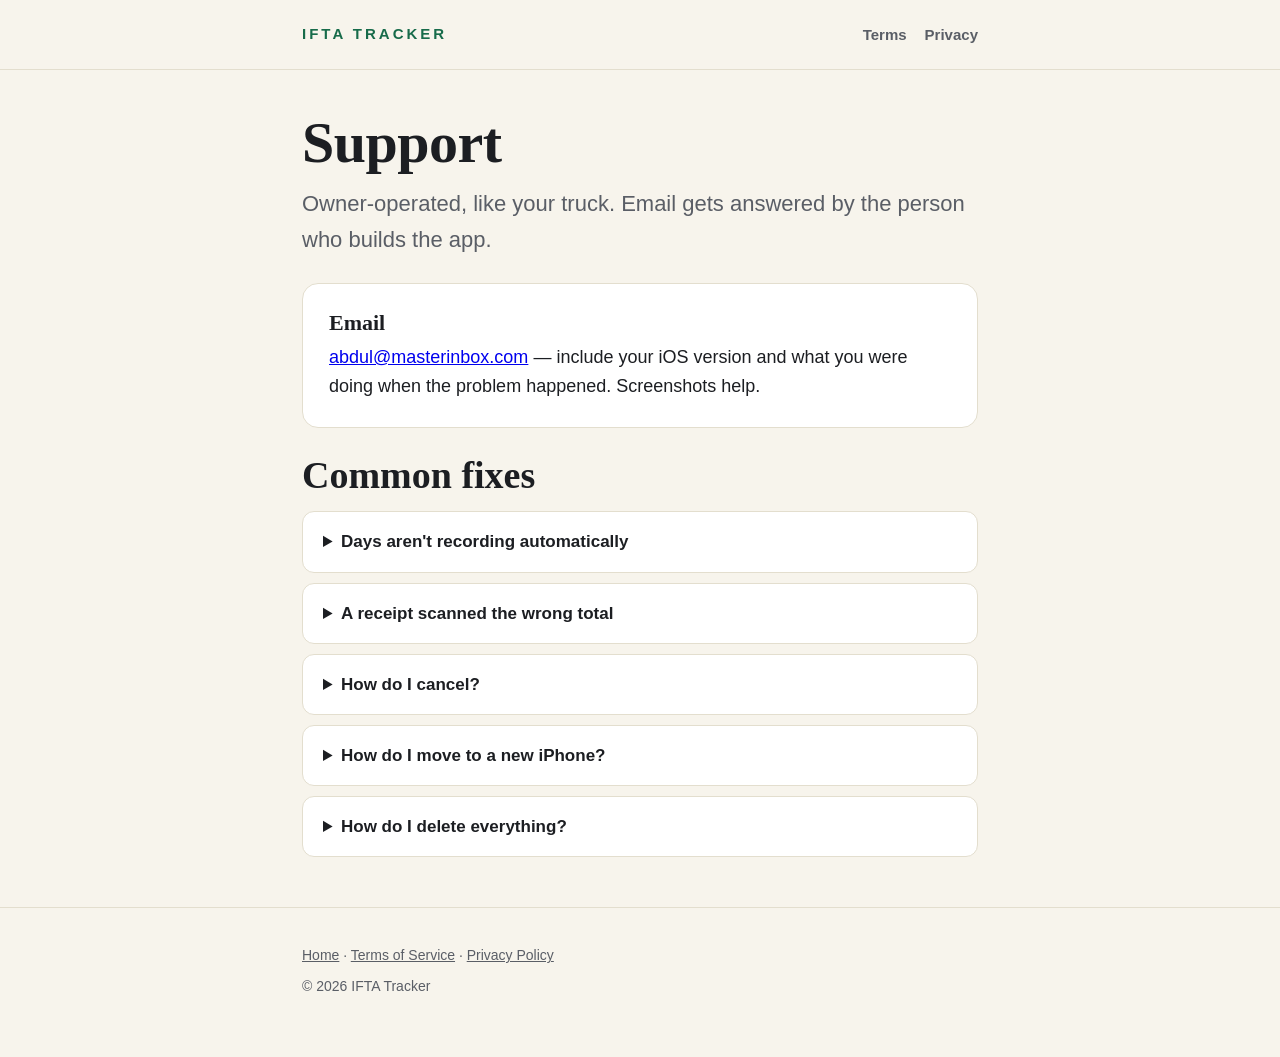
<file: support/index.html>
<!DOCTYPE html>
<html lang="en">
<head>
<meta charset="utf-8">
<meta name="viewport" content="width=device-width, initial-scale=1">
<title>Support — IFTA Tracker</title>
<link rel="stylesheet" href="../style.css">
</head>
<body>
<header class="site">
  <div class="wrap">
    <a class="wordmark" href="../">IFTA TRACKER</a>
    <nav class="nav"><a href="../terms/">Terms</a><a href="../privacy/">Privacy</a></nav>
  </div>
</header>

<section class="tight">
  <div class="wrap">
    <h1>Support</h1>
    <p class="sub" style="margin-top:10px">Owner-operated, like your truck. Email gets
    answered by the person who builds the app.</p>

    <div class="card" style="margin-top:26px">
      <h3>Email</h3>
      <p><a href="mailto:abdul@masterinbox.com?subject=IFTA Tracker%20support">abdul@masterinbox.com</a>
      — include your iOS version and what you were doing when the problem happened.
      Screenshots help.</p>
    </div>

    <div class="faq" style="margin-top:26px">
      <h2 style="margin-bottom:14px">Common fixes</h2>
      <details><summary>Days aren't recording automatically</summary>
        <p>Check Settings → IFTA Tracker → Location is set to <strong>Always</strong>, and
        that your tax home pin is set (IFTA Tracker Settings → Tax home). Nights with the
        phone off or in airplane mode become "were you away?" cards instead — IFTA Tracker
        never invents a day.</p></details>
      <details><summary>A receipt scanned the wrong total</summary>
        <p>Tap the receipt and correct the amount — the photo stays attached either
        way. Faded thermal paper in low light is the usual culprit; a second shot in
        better light usually reads clean.</p></details>
      <details><summary>How do I cancel?</summary>
        <p>IFTA Tracker Settings → Manage or cancel subscription (takes you straight to
        Apple's sheet), or iPhone Settings → your name → Subscriptions. Your records
        stay exportable after you cancel.</p></details>
      <details><summary>How do I move to a new iPhone?</summary>
        <p>Restore the new phone from your iCloud or computer backup and your IFTA Tracker
        data comes with it. Confirm your tax home pin after restoring.</p></details>
      <details><summary>How do I delete everything?</summary>
        <p>IFTA Tracker Settings → Your data → Delete all data. It's immediate and
        irreversible — there's no server copy to linger.</p></details>
    </div>
  </div>
</section>

<footer class="site">
  <div class="wrap">
    <p><a href="../">Home</a> · <a href="../terms/">Terms of Service</a> · <a href="../privacy/">Privacy Policy</a></p>
    <p style="margin-top:8px">© 2026 IFTA Tracker</p>
  </div>
</footer>
</body>
</html>
</file>
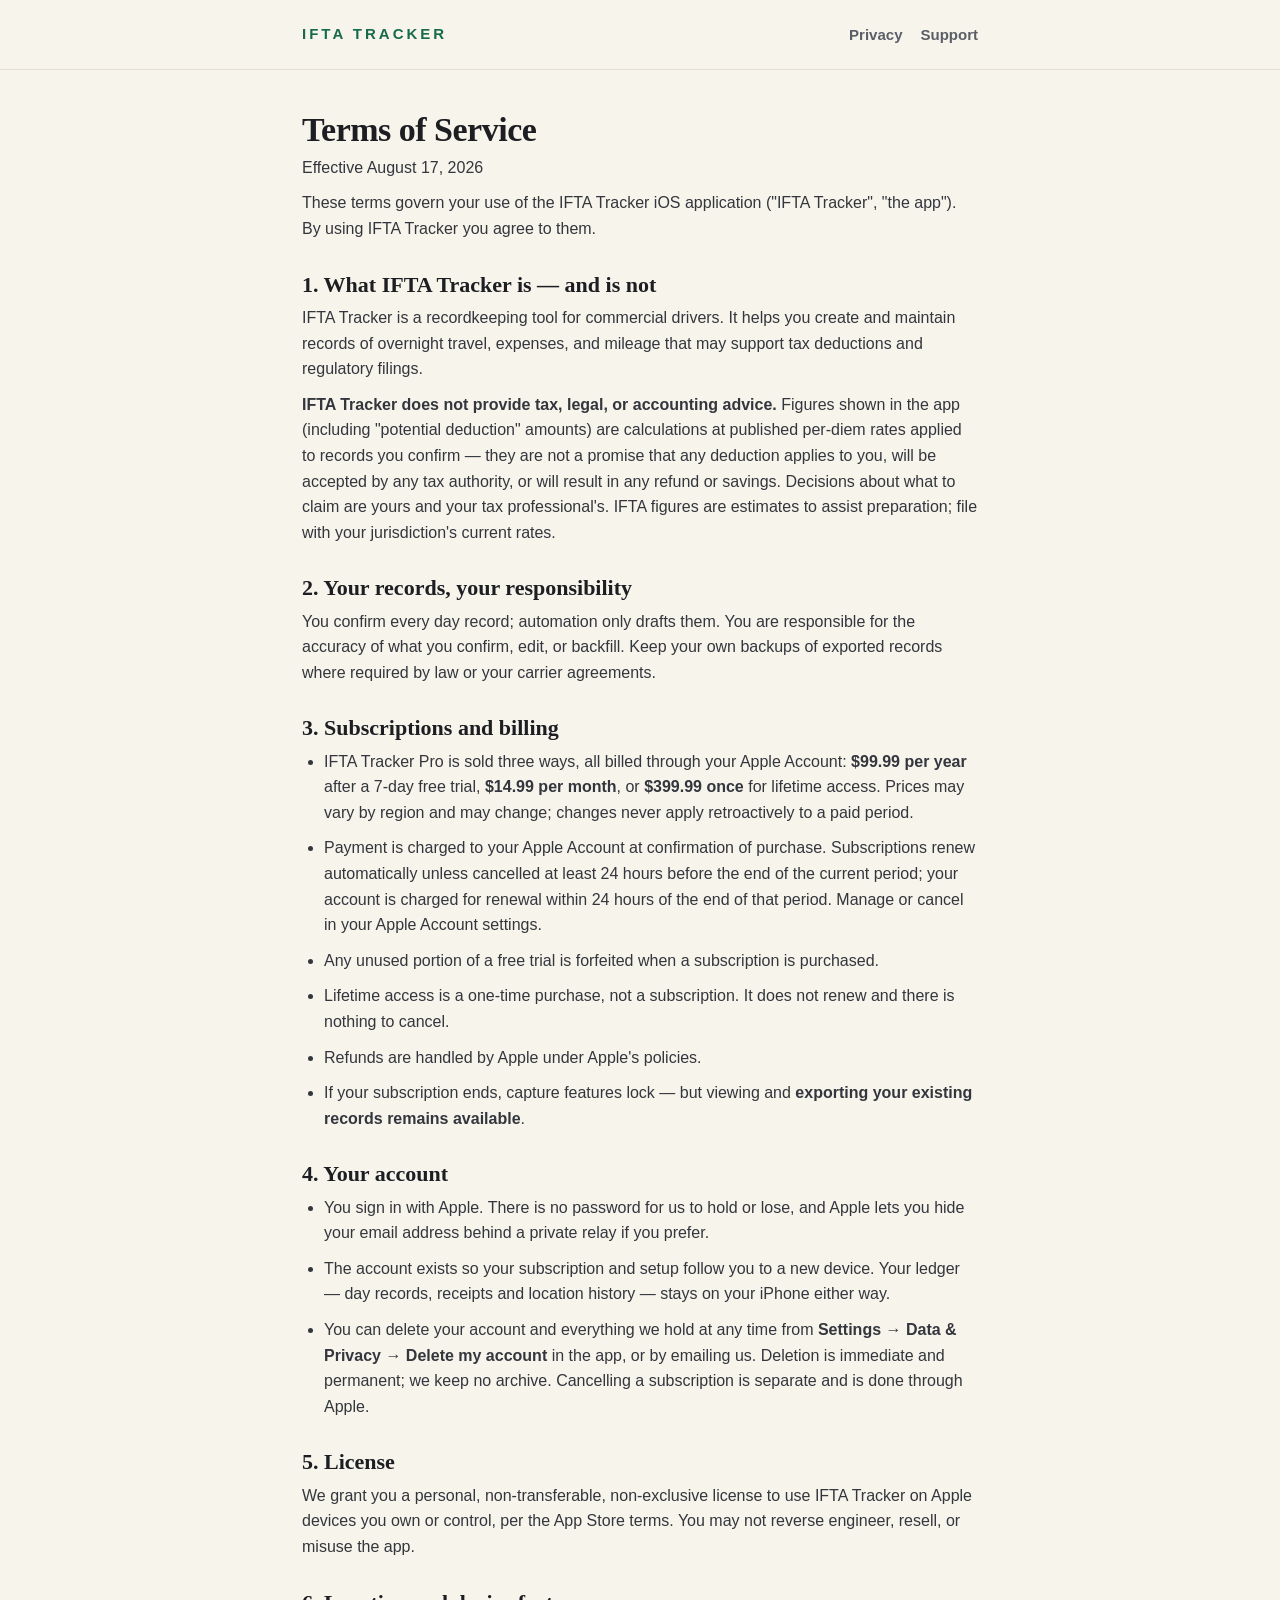
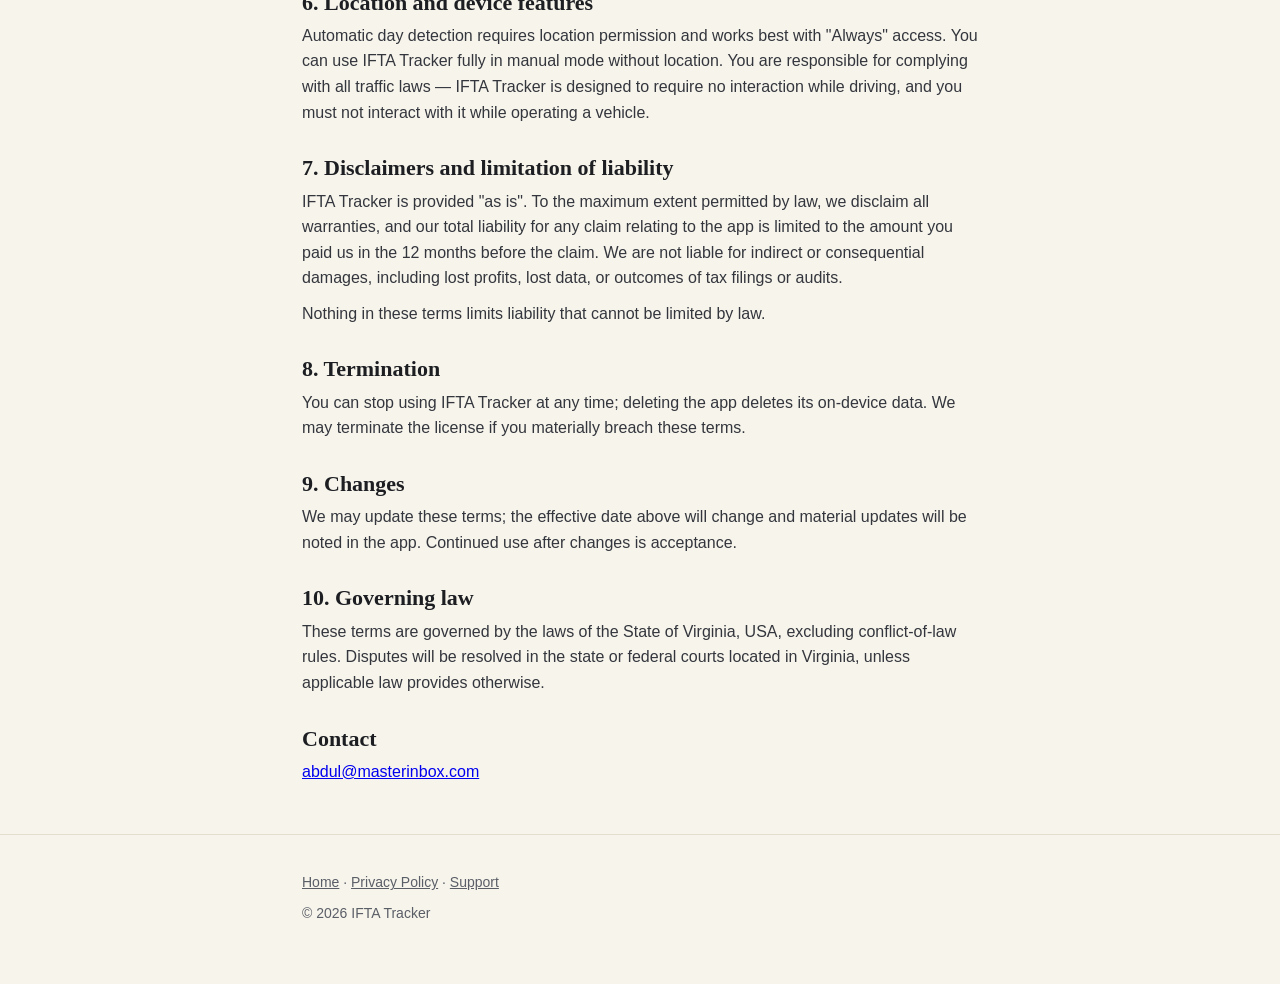
<file: terms/index.html>
<!DOCTYPE html>
<html lang="en">
<head>
<meta charset="utf-8">
<meta name="viewport" content="width=device-width, initial-scale=1">
<title>Terms of Service — IFTA Tracker</title>
<link rel="stylesheet" href="../style.css">
</head>
<body>
<header class="site">
  <div class="wrap">
    <a class="wordmark" href="../">IFTA TRACKER</a>
    <nav class="nav"><a href="../privacy/">Privacy</a><a href="../support/">Support</a></nav>
  </div>
</header>

<section class="tight legal">
  <div class="wrap">
    <h1>Terms of Service</h1>
    <p class="meta">Effective August 17, 2026</p>

    <p>These terms govern your use of the IFTA Tracker iOS application ("IFTA Tracker", "the
    app"). By using IFTA Tracker you agree to them.</p>

    <h2>1. What IFTA Tracker is — and is not</h2>
    <p>IFTA Tracker is a recordkeeping tool for commercial drivers. It helps you create and
    maintain records of overnight travel, expenses, and mileage that may support tax
    deductions and regulatory filings.</p>
    <p><strong>IFTA Tracker does not provide tax, legal, or accounting advice.</strong>
    Figures shown in the app (including "potential deduction" amounts) are calculations
    at published per-diem rates applied to records you confirm — they are not a promise
    that any deduction applies to you, will be accepted by any tax authority, or will
    result in any refund or savings. Decisions about what to claim are yours and your
    tax professional's. IFTA figures are estimates to assist preparation; file with
    your jurisdiction's current rates.</p>

    <h2>2. Your records, your responsibility</h2>
    <p>You confirm every day record; automation only drafts them. You are responsible
    for the accuracy of what you confirm, edit, or backfill. Keep your own backups of
    exported records where required by law or your carrier agreements.</p>

    <h2>3. Subscriptions and billing</h2>
    <ul>
      <li>IFTA Tracker Pro is sold three ways, all billed through your Apple Account:
      <strong>$99.99 per year</strong> after a 7-day free trial, <strong>$14.99 per
      month</strong>, or <strong>$399.99 once</strong> for lifetime access. Prices may
      vary by region and may change; changes never apply retroactively to a paid
      period.</li>
      <li>Payment is charged to your Apple Account at confirmation of purchase.
      Subscriptions renew automatically unless cancelled at least 24 hours before
      the end of the current period; your account is charged for renewal within 24 hours
      of the end of that period. Manage or cancel in your Apple Account settings.</li>
      <li>Any unused portion of a free trial is forfeited when a subscription is
      purchased.</li>
      <li>Lifetime access is a one-time purchase, not a subscription. It does not renew
      and there is nothing to cancel.</li>
      <li>Refunds are handled by Apple under Apple's policies.</li>
      <li>If your subscription ends, capture features lock — but viewing and
      <strong>exporting your existing records remains available</strong>.</li>
    </ul>

    <h2>4. Your account</h2>
    <ul>
      <li>You sign in with Apple. There is no password for us to hold or lose, and Apple
      lets you hide your email address behind a private relay if you prefer.</li>
      <li>The account exists so your subscription and setup follow you to a new device.
      Your ledger — day records, receipts and location history — stays on your iPhone
      either way.</li>
      <li>You can delete your account and everything we hold at any time from
      <strong>Settings → Data &amp; Privacy → Delete my account</strong> in the app, or by
      emailing us. Deletion is immediate and permanent; we keep no archive. Cancelling a
      subscription is separate and is done through Apple.</li>
    </ul>

    <h2>5. License</h2>
    <p>We grant you a personal, non-transferable, non-exclusive license to use IFTA Tracker
    on Apple devices you own or control, per the App Store terms. You may not reverse
    engineer, resell, or misuse the app.</p>

    <h2>6. Location and device features</h2>
    <p>Automatic day detection requires location permission and works best with
    "Always" access. You can use IFTA Tracker fully in manual mode without location. You are
    responsible for complying with all traffic laws — IFTA Tracker is designed to require no
    interaction while driving, and you must not interact with it while operating a
    vehicle.</p>

    <h2>7. Disclaimers and limitation of liability</h2>
    <p>IFTA Tracker is provided "as is". To the maximum extent permitted by law, we disclaim
    all warranties, and our total liability for any claim relating to the app is
    limited to the amount you paid us in the 12 months before the claim. We are not
    liable for indirect or consequential damages, including lost profits, lost data, or
    outcomes of tax filings or audits.</p>
    <p>Nothing in these terms limits liability that cannot be limited by law.</p>

    <h2>8. Termination</h2>
    <p>You can stop using IFTA Tracker at any time; deleting the app deletes its on-device
    data. We may terminate the license if you materially breach these terms.</p>

    <h2>9. Changes</h2>
    <p>We may update these terms; the effective date above will change and material
    updates will be noted in the app. Continued use after changes is acceptance.</p>

    <h2>10. Governing law</h2>
    <p>These terms are governed by the laws of the State of Virginia, USA, excluding
    conflict-of-law rules. Disputes will be resolved in the state or federal courts
    located in Virginia, unless applicable law provides otherwise.</p>

    <h2>Contact</h2>
    <p><a href="mailto:abdul@masterinbox.com">abdul@masterinbox.com</a></p>
  </div>
</section>

<footer class="site">
  <div class="wrap">
    <p><a href="../">Home</a> · <a href="../privacy/">Privacy Policy</a> · <a href="../support/">Support</a></p>
    <p style="margin-top:8px">© 2026 IFTA Tracker</p>
  </div>
</footer>
</body>
</html>
</file>
<file: style.css>
/* Road Ledger — IFTA Tracker marketing site */
:root {
  --paper: #F7F4EC;
  --surface: #FFFFFF;
  --ink: #1C1E22;
  --ink2: #5A5E66;
  --rule: #E3DECE;
  --money: #176B4A;
  --money-dark: #0F4D34;
  --amber: #E8A13D;
  /* Darkened from #A87A0B: it only ever paints small text (eyebrow, the
     LIKELY badge) and failed WCAG AA on both paper and the amber fill. */
  --likely: #7E5B07;
  --likely-fill: #F6EAC9;
  --alert: #B3261E;
}
* { margin: 0; padding: 0; box-sizing: border-box; }
html { scroll-behavior: smooth; }
body {
  background: var(--paper);
  color: var(--ink);
  font-family: -apple-system, BlinkMacSystemFont, "Segoe UI", Roboto, Helvetica, Arial, sans-serif;
  line-height: 1.6;
  font-size: 18px;
}
.wrap { max-width: 720px; margin: 0 auto; padding: 0 22px; }
.wide { max-width: 1000px; }

header.site {
  padding: 20px 0;
  border-bottom: 1px solid var(--rule);
}
header.site .wrap { display: flex; justify-content: space-between; align-items: center; }
.wordmark {
  font-weight: 900; letter-spacing: 3px; font-size: 15px; color: var(--money);
  text-decoration: none;
}
.nav a { color: var(--ink2); text-decoration: none; margin-left: 18px; font-size: 15px; font-weight: 600; }
.nav a:hover { color: var(--money); }

h1, h2, h3, .serif {
  font-family: Georgia, "Times New Roman", serif;
  line-height: 1.15;
}
h1 { font-size: clamp(38px, 6vw, 58px); font-weight: 700; letter-spacing: -0.5px; }
h2 { font-size: clamp(28px, 4.5vw, 38px); margin-bottom: 18px; }
h3 { font-size: 22px; margin-bottom: 8px; }
.sub { color: var(--ink2); font-size: clamp(19px, 2.6vw, 22px); }

section { padding: 64px 0; }
section.tight { padding: 40px 0; }
.rule-top { border-top: 1px solid var(--rule); }

.eyebrow {
  font-size: 13px; font-weight: 800; letter-spacing: 2px; text-transform: uppercase;
  color: var(--likely); margin-bottom: 14px;
}
.money { color: var(--money); }
.big-money {
  font-size: clamp(52px, 9vw, 84px); font-weight: 900; color: var(--money);
  font-variant-numeric: tabular-nums; letter-spacing: -1px;
  font-family: -apple-system, BlinkMacSystemFont, sans-serif;
}

.cta, .cta:visited {
  display: inline-block; background: var(--money); color: #fff; text-decoration: none;
  font-weight: 800; font-size: 19px; padding: 18px 36px; border-radius: 14px;
  box-shadow: 0 6px 24px rgba(23, 107, 74, 0.35);
}
.cta:hover { background: var(--money-dark); }
.cta-sub { display: block; margin-top: 10px; color: var(--ink2); font-size: 14px; }

.card {
  background: var(--surface); border: 1px solid var(--rule); border-radius: 16px;
  padding: 26px; margin: 14px 0;
}
.stamp {
  display: inline-block; border: 2px solid var(--likely); color: var(--likely);
  background: var(--likely-fill); border-radius: 6px; padding: 2px 10px;
  font-size: 12px; font-weight: 900; letter-spacing: 1px;
}

.ledger-table { width: 100%; border-collapse: collapse; margin: 18px 0; }
.ledger-table td {
  padding: 12px 6px; border-bottom: 1px solid var(--rule);
  font-variant-numeric: tabular-nums;
}
.ledger-table td:last-child { text-align: right; font-weight: 800; color: var(--money); }

.dark {
  background: var(--money); color: #fff;
}
.dark h2, .dark h3 { color: #fff; }
.dark .sub, .dark p { color: #DCE9E0; }
.dark .card { background: rgba(255,255,255,0.07); border-color: rgba(255,255,255,0.18); }
.dark .card p, .dark .card li { color: #ECF3EE; }
/* Anything painted --money is invisible on the green ground. Flip the
   accent text to white inside dark sections and lighten the rules, so
   these never need an inline colour patch at the call site. */
.dark .money,
.dark .big-money,
.dark .eyebrow,
.dark strong,
.dark .ledger-table td,
.dark .ledger-table td:last-child { color: #fff; }
.dark .ledger-table td { border-bottom-color: rgba(255,255,255,0.22); }

/* Quote wall. These are real posts by real drivers about the paperwork,
   quoted short and linked back. Nobody here endorsed this app, and the
   markup must never imply they did. */
.quotes { display: grid; grid-template-columns: repeat(auto-fit, minmax(268px, 1fr)); gap: 14px; margin-top: 26px; }
.quotes figure {
  background: var(--surface); border: 1px solid var(--rule); border-radius: var(--r, 16px);
  padding: 18px 20px 14px;
}
.quotes blockquote { font-size: 18px; line-height: 1.45; font-weight: 600; }
.quotes figcaption { margin-top: 10px; font-size: 13px; color: var(--ink2); }
.quotes figcaption a { color: var(--ink2); }
.dark .quotes figure { background: rgba(255,255,255,0.07); border-color: rgba(255,255,255,0.18); }
.dark .quotes blockquote { color: #fff; }
.dark .quotes figcaption, .dark .quotes figcaption a { color: #DCE9E0; }
.source-note { font-size: 13px; color: var(--ink2); margin-top: 16px; }

/* Slider calculator. Everything is driven off one range input so the
   number a driver lands on is his own, not our average. */
.calc { margin-top: 24px; }
.calc-head { display: flex; justify-content: space-between; align-items: baseline; gap: 12px; }
.calc-head label { font-size: 17px; font-weight: 600; }
.calc-nights { font-size: 34px; font-weight: 900; font-variant-numeric: tabular-nums; }
.calc input[type="range"] {
  -webkit-appearance: none; appearance: none; width: 100%; margin: 16px 0 4px;
  height: 8px; border-radius: 999px; background: rgba(255,255,255,0.28); outline: none;
}
.calc input[type="range"]::-webkit-slider-thumb {
  -webkit-appearance: none; appearance: none; width: 34px; height: 34px;
  border-radius: 50%; background: #fff; border: 3px solid var(--money);
  cursor: pointer; box-shadow: 0 3px 10px rgba(0,0,0,0.3);
}
.calc input[type="range"]::-moz-range-thumb {
  width: 34px; height: 34px; border-radius: 50%; background: #fff;
  border: 3px solid var(--money); cursor: pointer;
}
.calc input[type="range"]:focus-visible { outline: 3px solid #fff; outline-offset: 4px; }
.calc-scale { display: flex; justify-content: space-between; font-size: 13px; opacity: 0.8; }
.calc-out { margin-top: 22px; text-align: center; }
.calc-year { font-size: clamp(46px, 10vw, 76px); font-weight: 900; line-height: 1;
  font-variant-numeric: tabular-nums; letter-spacing: -1px; }
.calc-label { font-size: 15px; margin-top: 8px; opacity: 0.9; }
.calc-multiple { margin-top: 16px; font-size: 20px; font-weight: 700; }

/* Price: the eye lands on the dollars, the cents stay legible because the
   charge really is $99.99 and the page must not imply otherwise. */
.price-lockup { display: inline-flex; align-items: flex-start; justify-content: center; }
.price-cents { font-size: 0.42em; font-weight: 800; margin-top: 0.42em; }
.price-term { font-size: 0.28em; font-weight: 700; margin-top: 1.3em; margin-left: 6px; opacity: 0.9; }

.shots { display: flex; gap: 22px; justify-content: center; flex-wrap: wrap; margin-top: 30px; }
.shots figure { width: min(258px, 78vw); }
.shots img {
  width: 100%; height: auto; display: block;
  border-radius: 24px; border: 1px solid var(--rule);
  box-shadow: 0 18px 50px rgba(28, 30, 34, 0.18);
}
.shots figcaption {
  margin-top: 12px; text-align: center; font-size: 15px;
  font-weight: 600; color: var(--ink2);
}

.faq details {
  background: var(--surface); border: 1px solid var(--rule); border-radius: 12px;
  padding: 16px 20px; margin-bottom: 10px;
}
.faq summary { font-weight: 700; cursor: pointer; font-size: 17px; }
.faq details p { margin-top: 10px; color: var(--ink2); }

footer.site {
  border-top: 1px solid var(--rule); padding: 36px 0 60px; color: var(--ink2); font-size: 14px;
}
footer.site a { color: var(--ink2); }
.disclaimer {
  font-size: 13px; color: var(--ink2); border-left: 3px solid var(--amber);
  padding-left: 14px; margin-top: 18px;
}

/* legal pages */
.legal h1 { font-size: 34px; margin-bottom: 6px; }
.legal h2 { font-size: 22px; margin: 30px 0 8px; }
.legal p, .legal li { color: #33363c; font-size: 16px; margin-bottom: 10px; }
.legal ul { padding-left: 22px; }
.meta { color: var(--ink2); font-size: 14px; margin-bottom: 26px; }
</file>
